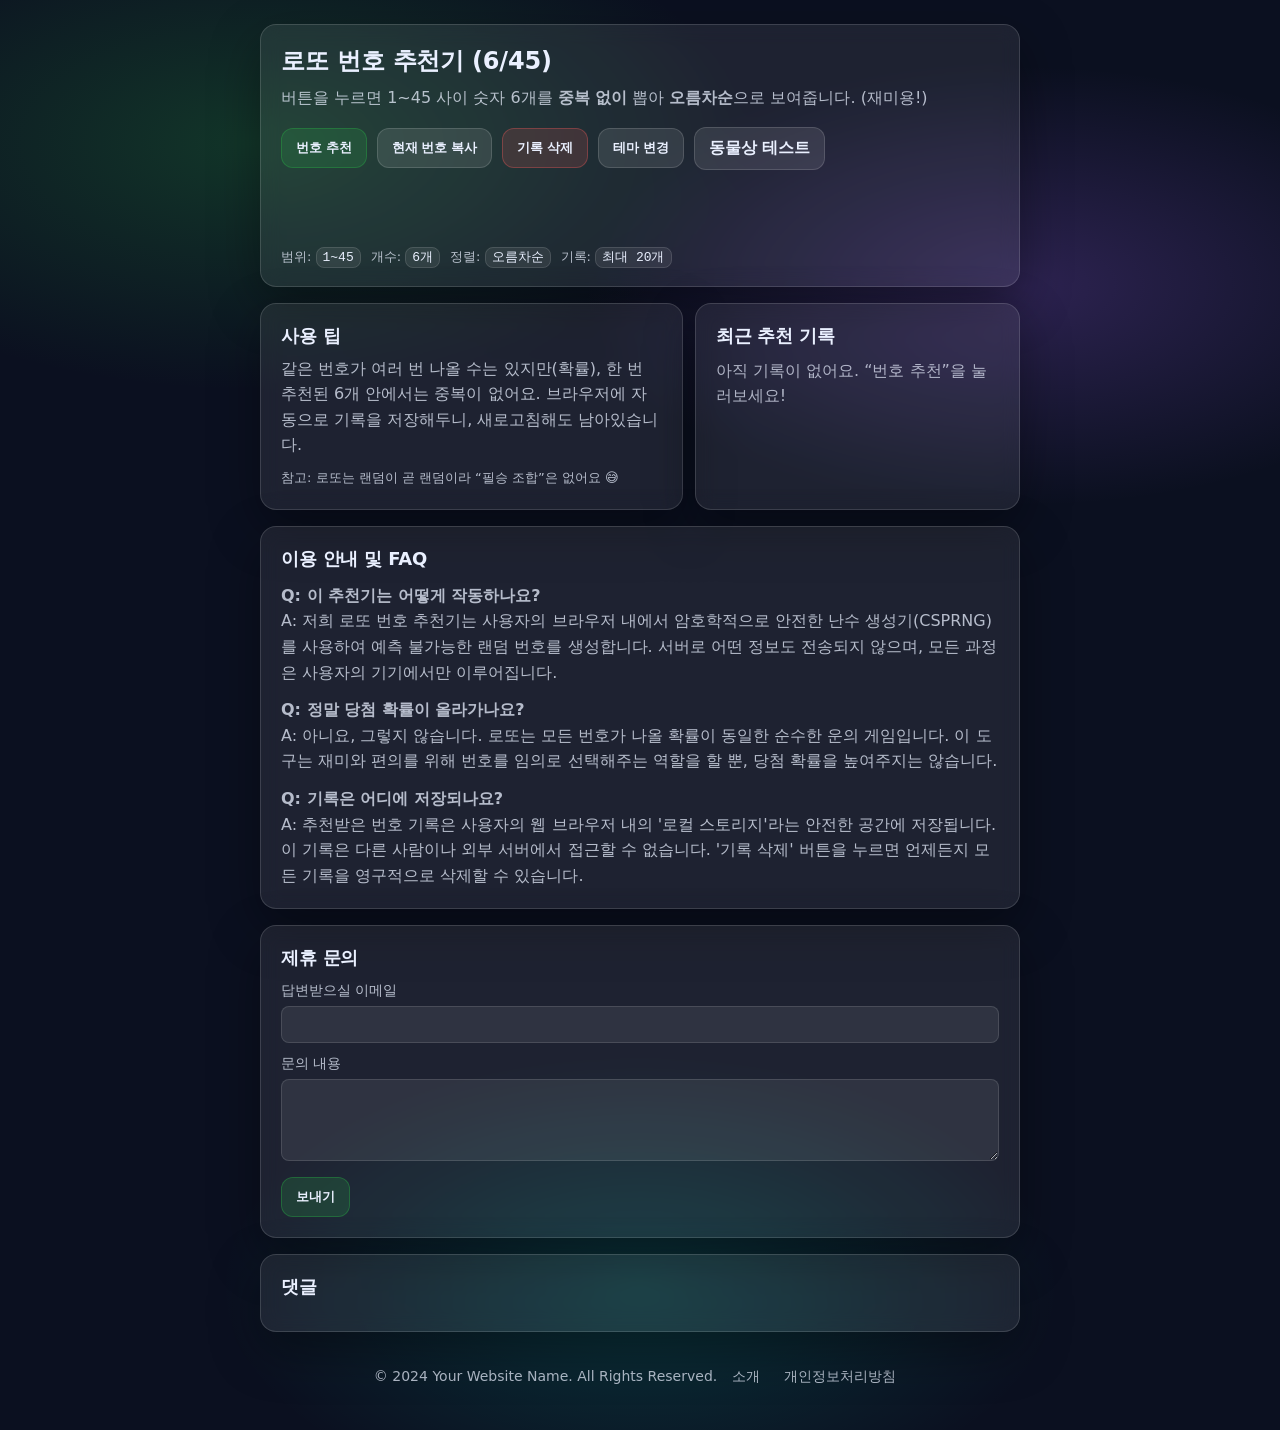
<file: index.html>
<!doctype html>
<html lang="ko">
<head>
  <meta charset="utf-8" />
  <meta name="viewport" content="width=device-width,initial-scale=1" />
  <title>무료 로또 번호 추천기 - 정확하고 빠른 행운의 6자리 숫자 조합</title>
  <meta name="description" content="완벽히 안전하고 새로운 방식의 로또 번호 추천을 받아보세요. 버튼 하나로 1부터 45까지의 숫자 중 6개를 중복 없이, 오름차순으로 정렬하여 추천해 드립니다. 재미로 즐기는 당신의 행운을 시험해보세요.">
  <link rel="canonical" href="https://product-builder-lecture.web.app/index.html">

  <!-- Open Graph / Facebook -->
  <meta property="og:type" content="website">
  <meta property="og:url" content="https://product-builder-lecture.web.app/index.html">
  <meta property="og:title" content="무료 로또 번호 추천기 - 정확하고 빠른 행운의 6자리 숫자 조합">
  <meta property="og:description" content="버튼 하나로 1부터 45까지의 숫자 중 6개를 중복 없이, 오름차순으로 정렬하여 추천해 드립니다.">
  <meta property="og:image" content="https://product-builder-lecture.web.app/og-image.png"> 

  <!-- Twitter -->
  <meta property="twitter:card" content="summary_large_image">
  <meta property="twitter:url" content="https://product-builder-lecture.web.app/index.html">
  <meta property="twitter:title" content="무료 로또 번호 추천기 - 정확하고 빠른 행운의 6자리 숫자 조합">
  <meta property="twitter:description" content="버튼 하나로 1부터 45까지의 숫자 중 6개를 중복 없이, 오름차순으로 정렬하여 추천해 드립니다.">
  <meta property="twitter:image" content="https://product-builder-lecture.web.app/og-image.png">

  <meta name="google-adsense-account" content="ca-pub-3163920945379981">
  <script async src="https://pagead2.googlesyndication.com/pagead/js/adsbygoogle.js?client=ca-pub-3163920945379981"
     crossorigin="anonymous"></script>
  <style>
    :root {
      --bg: #0b1020;
      --card: rgba(255,255,255,0.08);
      --text: #eaf0ff;
      --muted: rgba(234,240,255,0.75);
      --border: rgba(255,255,255,0.14);
      --shadow: 0 18px 50px rgba(0,0,0,0.35);
    }
    body[data-theme="light"] {
        --bg: #f4f6f8;
        --card: #ffffff;
        --text: #212529;
        --muted: #6c757d;
        --border: #dee2e6;
        --shadow: 0 12px 40px rgba(0,0,0,0.1);
        background: var(--bg);
    }
    * { box-sizing: border-box; }
    body {
      margin: 0;
      min-height: 100vh;
      display: grid;
      place-items: center;
      font-family: ui-sans-serif, system-ui, -apple-system, Segoe UI, Roboto, "Noto Sans KR", Arial, sans-serif;
      background:
        radial-gradient(900px 450px at 20% 10%, rgba(40, 167, 69, 0.25), transparent 55%),
        radial-gradient(800px 400px at 80% 20%, rgba(165, 101, 255, 0.22), transparent 55%),
        radial-gradient(700px 380px at 50% 90%, rgba(0, 255, 209, 0.15), transparent 60%),
        var(--bg);
      color: var(--text);
      padding: 24px;
    }
    .wrap {
      width: min(760px, 100%);
      display: grid;
      gap: 16px;
    }
    .card {
      background: var(--card);
      border: 1px solid var(--border);
      border-radius: 16px;
      box-shadow: var(--shadow);
      padding: 20px;
      backdrop-filter: blur(10px);
    }
    h1, h2, h3 { margin: 0 0 8px; letter-spacing: -0.2px; }
    h1 { font-size: 24px; }
    h2 { font-size: 20px; }
    p { margin: 0; color: var(--muted); line-height: 1.6; }
    .row {
      display: flex;
      flex-wrap: wrap;
      gap: 10px;
      margin-top: 16px;
      align-items: center;
    }
    button, a.button {
      appearance: none;
      border: 1px solid var(--border);
      background: rgba(255,255,255,0.10);
      color: var(--text);
      padding: 10px 14px;
      border-radius: 12px;
      cursor: pointer;
      font-weight: 700;
      transition: transform .06s ease, background .15s ease, border-color .15s ease;
      text-decoration: none;
      display: inline-block;
    }
    button:hover, a.button:hover { background: rgba(255,255,255,0.14); border-color: rgba(255,255,255,0.22); }
    button:active, a.button:active { transform: translateY(1px); }
    button.primary, a.button.primary {
      background: rgba(40, 167, 69, 0.2);
      border-color: rgba(40, 167, 69, 0.4);
    }
    button.danger, a.button.danger {
      background: rgba(255, 90, 90, 0.14);
      border-color: rgba(255, 90, 90, 0.32);
    }
    .nums {
      display: flex;
      flex-wrap: wrap;
      gap: 10px;
      margin-top: 14px;
      min-height: 54px;
      align-items: center;
    }
    .ball {
      width: 46px;
      height: 46px;
      border-radius: 999px;
      display: grid;
      place-items: center;
      font-weight: 900;
      letter-spacing: -0.4px;
      border: 1px solid rgba(255,255,255,0.18);
      background: rgba(255,255,255,0.10);
      user-select: none;
    }
    .meta {
      display: flex;
      flex-wrap: wrap;
      gap: 10px;
      align-items: center;
      margin-top: 10px;
      color: var(--muted);
      font-size: 13px;
    }
    .meta code {
      background: rgba(255,255,255,0.08);
      border: 1px solid rgba(255,255,255,0.12);
      padding: 2px 6px;
      border-radius: 8px;
      color: var(--text);
    }
    .grid {
      display: grid;
      grid-template-columns: 1fr;
      gap: 12px;
    }
    @media (min-width: 720px) {
      .grid { grid-template-columns: 1.3fr 1fr; }
    }
    .history {
      margin-top: 10px;
      display: grid;
      gap: 8px;
      max-height: 270px;
      overflow: auto;
      padding-right: 6px;
    }
    .hist-item {
      border: 1px solid rgba(255,255,255,0.12);
      background: rgba(255,255,255,0.06);
      border-radius: 12px;
      padding: 10px 12px;
      display: grid;
      gap: 6px;
    }
    .hist-top {
      display: flex;
      justify-content: space-between;
      gap: 10px;
      align-items: baseline;
      font-size: 12px;
      color: var(--muted);
    }
    .hist-nums {
      display: flex;
      flex-wrap: wrap;
      gap: 8px;
    }
    .hist-nums .ball {
      width: 34px;
      height: 34px;
      font-size: 13px;
    }
    .toast {
      position: fixed;
      bottom: 18px;
      left: 50%;
      transform: translateX(-50%);
      background: rgba(0,0,0,0.55);
      border: 1px solid rgba(255,255,255,0.14);
      color: var(--text);
      padding: 10px 14px;
      border-radius: 999px;
      box-shadow: 0 10px 26px rgba(0,0,0,0.35);
      opacity: 0;
      pointer-events: none;
      transition: opacity .18s ease, transform .18s ease;
      backdrop-filter: blur(8px);
      font-size: 13px;
      display: flex;
      gap: 8px;
      align-items: center;
    }
    .toast.show {
      opacity: 1;
      transform: translateX(-50%) translateY(-6px);
    }
    body[data-theme="light"] .card {
        background: var(--card);
        border-color: var(--border);
        box-shadow: var(--shadow);
    }
    body[data-theme="light"] p { color: var(--muted); }
    body[data-theme="light"] h1, body[data-theme="light"] h2, body[data-theme="light"] h3 { color: var(--text); }
    body[data-theme="light"] button, body[data-theme="light"] a.button {
        border-color: #ced4da;
        background: #f8f9fa;
        color: #495057;
    }
    body[data-theme="light"] button:hover, body[data-theme="light"] a.button:hover { background: #e9ecef; border-color: #b1b9c1; }
    body[data-theme="light"] button.primary, body[data-theme="light"] a.button.primary {
        background: #28a745;
        border-color: #28a745;
        color: #fff;
    }
    body[data-theme="light"] button.danger, body[data-theme-="light"] a.button.danger {
        background: #dc3545;
        border-color: #dc3545;
        color: #fff;
    }
    body[data-theme="light"] .ball {
        border-color: #dee2e6;
        background: #f8f9fa;
        color: #343a40;
    }
     body[data-theme="light"] .meta code {
        background: #e9ecef;
        border-color: #dee2e6;
        color: #212529;
    }
    body[data-theme="light"] .hist-item {
        border-color: #e9ecef;
        background: #f8f9fa;
    }
     body[data-theme="light"] .hist-top { color: #6c757d; }
     body[data-theme="light"] .toast {
        background: rgba(33,37,41,0.85);
        border: 1px solid rgba(255,255,255,0.05);
        color: #fff;
     }
    .form-group {
      display: grid;
      gap: 6px;
    }
    .form-group label {
      font-size: 14px;
      color: var(--muted);
    }
    .form-group input, .form-group textarea {
      width: 100%;
      background: rgba(255,255,255,0.08);
      border: 1px solid rgba(255,255,255,0.12);
      border-radius: 8px;
      padding: 10px 12px;
      color: var(--text);
      font-family: inherit;
    }
    body[data-theme="light"] .form-group input, body[data-theme="light"] .form-group textarea {
      background: #f8f9fa;
      border-color: #dee2e6;
      color: #212529;
    }
    .footer {
        text-align: center;
        padding: 20px;
        color: var(--muted);
        font-size: 14px;
    }
    .footer a {
        color: var(--muted);
        text-decoration: none;
        margin: 0 10px;
    }
    .footer a:hover {
        color: var(--text);
    }
  </style>
</head>
<body>
  <div class="wrap">
    <div class="card">
      <h1>로또 번호 추천기 (6/45)</h1>
      <p>버튼을 누르면 1~45 사이 숫자 6개를 <b>중복 없이</b> 뽑아 <b>오름차순</b>으로 보여줍니다. (재미용!)</p>

      <div class="row">
        <button class="primary" id="btnPick">번호 추천</button>
        <button id="btnCopy">현재 번호 복사</button>
        <button class="danger" id="btnClear">기록 삭제</button>
        <button id="btnTheme">테마 변경</button>
        <a href="/animal-test.html" class="button">동물상 테스트</a>
      </div>

      <div class="nums" id="nums" aria-label="추천 번호 영역"></div>

      <div class="meta">
        <span>범위: <code>1~45</code></span>
        <span>개수: <code>6개</code></span>
        <span>정렬: <code>오름차순</code></span>
        <span>기록: <code>최대 20개</code></span>
      </div>
    </div>

    <div class="grid">
      <div class="card">
        <h2 style="font-size:18px;margin-bottom:8px;">사용 팁</h2>
        <p style="margin-bottom:10px;">
          같은 번호가 여러 번 나올 수는 있지만(확률), 한 번 추천된 6개 안에서는 중복이 없어요.
          브라우저에 자동으로 기록을 저장해두니, 새로고침해도 남아있습니다.
        </p>
        <p style="color: var(--muted); font-size: 13px;">
          참고: 로또는 랜덤이 곧 랜덤이라 “필승 조합”은 없어요 😅
        </p>
      </div>

      <div class="card">
        <h2 style="font-size:18px;margin-bottom:8px;">최근 추천 기록</h2>
        <div class="history" id="history"></div>
      </div>
    </div>

    <div class="card">
        <h2 style="font-size:18px;margin-bottom:12px;">이용 안내 및 FAQ</h2>
        <p style="text-align: left; margin-bottom: 12px;">
            <strong>Q: 이 추천기는 어떻게 작동하나요?</strong><br>
            A: 저희 로또 번호 추천기는 사용자의 브라우저 내에서 암호학적으로 안전한 난수 생성기(CSPRNG)를 사용하여 예측 불가능한 랜덤 번호를 생성합니다. 서버로 어떤 정보도 전송되지 않으며, 모든 과정은 사용자의 기기에서만 이루어집니다.
        </p>
        <p style="text-align: left; margin-bottom: 12px;">
            <strong>Q: 정말 당첨 확률이 올라가나요?</strong><br>
            A: 아니요, 그렇지 않습니다. 로또는 모든 번호가 나올 확률이 동일한 순수한 운의 게임입니다. 이 도구는 재미와 편의를 위해 번호를 임의로 선택해주는 역할을 할 뿐, 당첨 확률을 높여주지는 않습니다.
        </p>
         <p style="text-align: left;">
            <strong>Q: 기록은 어디에 저장되나요?</strong><br>
            A: 추천받은 번호 기록은 사용자의 웹 브라우저 내의 '로컬 스토리지'라는 안전한 공간에 저장됩니다. 이 기록은 다른 사람이나 외부 서버에서 접근할 수 없습니다. '기록 삭제' 버튼을 누르면 언제든지 모든 기록을 영구적으로 삭제할 수 있습니다.
        </p>
    </div>

    <div class="card">
        <h2 style="font-size:18px;margin-bottom:12px;">제휴 문의</h2>
        <form action="https://formspree.io/f/mojkawya" method="POST">
            <div class="form-group" style="margin-bottom: 12px;">
                <label for="email">답변받으실 이메일</label>
                <input type="email" id="email" name="email" required>
            </div>
            <div class="form-group" style="margin-bottom: 16px;">
                <label for="message">문의 내용</label>
                <textarea id="message" name="message" rows="4" required></textarea>
            </div>
            <button type="submit" class="primary">보내기</button>
        </form>
    </div>

    <div class="card">
        <h2 style="font-size:18px;margin-bottom:12px;">댓글</h2>
        <div id="disqus_thread"></div>
        <script>
            var disqus_config = function () {
                this.page.url = "https://product-builder-lecture.web.app/index.html";
                this.page.identifier = "lotto-generator-main";
            };
            (function() { 
            var d = document, s = d.createElement('script');
            s.src = 'https://bibecoding.disqus.com/embed.js';
            s.setAttribute('data-timestamp', +new Date());
            (d.head || d.body).appendChild(s);
            })();
        </script>
        <noscript>Please enable JavaScript to view the <a href="https://disqus.com/?ref_noscript">comments powered by Disqus.</a></noscript>
    </div>

    <footer class="footer">
        © 2024 Your Website Name. All Rights Reserved.
        <a href="/about.html">소개</a>
        <a href="/privacy.html">개인정보처리방침</a>
    </footer>
  </div>

  <div class="toast" id="toast" role="status" aria-live="polite"></div>

  <script>
    const $nums = document.getElementById('nums');
    const $history = document.getElementById('history');
    const $toast = document.getElementById('toast');

    const STORAGE_KEY = 'lotto_history_v1';
    const THEME_KEY = 'lotto_theme_v1';
    const MAX_HISTORY = 20;

    function showToast(message) {
      $toast.textContent = message;
      $toast.classList.add('show');
      clearTimeout(showToast._t);
      showToast._t = setTimeout(() => $toast.classList.remove('show'), 1400);
    }

    function secureRandomInt(min, max) {
      const range = max - min + 1;
      const maxUint = 0xFFFFFFFF;
      const bucketSize = Math.floor((maxUint + 1) / range) * range;
      const arr = new Uint32Array(1);

      while (true) {
        crypto.getRandomValues(arr);
        const x = arr[0];
        if (x < bucketSize) {
          return min + (x % range);
        }
      }
    }

    function pickLottoNumbers() {
      const set = new Set();
      while (set.size < 6) {
        set.add(secureRandomInt(1, 45));
      }
      return Array.from(set).sort((a, b) => a - b);
    }

    function renderBalls(container, numbers) {
      container.innerHTML = '';
      numbers.forEach(n => {
        const el = document.createElement('div');
        el.className = 'ball';
        el.textContent = n;
        container.appendChild(el);
      });
    }

    function loadHistory() {
      try {
        return JSON.parse(localStorage.getItem(STORAGE_KEY) || '[]')
      } catch {
        return [];
      }
    }

    function saveHistory(list) {
      localStorage.setItem(STORAGE_KEY, JSON.stringify(list.slice(0, MAX_HISTORY)));
    }

    function formatKST(ts) {
      const d = new Date(ts);
      return d.toLocaleString('ko-KR', { hour12: false });
    }

    function renderHistory() {
      const hist = loadHistory();
      $history.innerHTML = '';

      if (hist.length === 0) {
        const empty = document.createElement('p');
        empty.style.color = 'rgba(234,240,255,0.7)';
        empty.style.margin = '0';
        empty.textContent = '아직 기록이 없어요. “번호 추천”을 눌러보세요!';
        $history.appendChild(empty);
        return;
      }

      hist.forEach(item => {
        const wrap = document.createElement('div');
        wrap.className = 'hist-item';

        const top = document.createElement('div');
        top.className = 'hist-top';
        const left = document.createElement('div');
        left.textContent = formatKST(item.ts);
        const right = document.createElement('button');
        right.textContent = '복사';
        right.style.padding = '6px 10px';
        right.style.borderRadius = '10px';
        right.style.fontWeight = '800';
        right.addEventListener('click', async () => {
          const text = item.nums.join(', ');
          try {
            await navigator.clipboard.writeText(text);
            showToast('기록 번호를 복사했어요');
          } catch {
            fallbackCopy(text);
            showToast('기록 번호를 복사했어요');
          }
        });

        top.appendChild(left);
        top.appendChild(right);

        const nums = document.createElement('div');
        nums.className = 'hist-nums';
        renderBalls(nums, item.nums);

        wrap.appendChild(top);
        wrap.appendChild(nums);
        $history.appendChild(wrap);
      });
    }

    function fallbackCopy(text) {
      const ta = document.createElement('textarea');
      ta.value = text;
      ta.style.position = 'fixed';
      ta.style.left = '-9999px';
      document.body.appendChild(ta);
      ta.select();
      document.execCommand('copy');
      document.body.removeChild(ta);
    }

    function setCurrent(numbers) {
      window.__current = numbers;
      renderBalls($nums, numbers);
    }
    
    function applyTheme(theme) {
        document.body.dataset.theme = theme;
    }

    function loadTheme() {
        return localStorage.getItem(THEME_KEY) || 'dark';
    }

    function saveTheme(theme) {
        localStorage.setItem(THEME_KEY, theme);
    }

    document.getElementById('btnPick').addEventListener('click', () => {
      const numbers = pickLottoNumbers();
      setCurrent(numbers);

      const hist = loadHistory();
      hist.unshift({ ts: Date.now(), nums: numbers });
      saveHistory(hist);
      renderHistory();

      showToast('새 번호를 추천했어요!');
    });

    document.getElementById('btnCopy').addEventListener('click', async () => {
      const cur = window.__current;
      if (!cur || cur.length !== 6) {
        showToast('먼저 번호를 추천받아 주세요');
        return;
      }
      const text = cur.join(', ');
      try {
        await navigator.clipboard.writeText(text);
        showToast('현재 번호를 복사했어요');
      } catch {
        fallbackCopy(text);
        showToast('현재 번호를 복사했어요');
      }
    });

    document.getElementById('btnClear').addEventListener('click', () => {
      localStorage.removeItem(STORAGE_KEY);
      renderHistory();
      showToast('기록을 삭제했어요');
    });
    
    document.getElementById('btnTheme').addEventListener('click', () => {
        const currentTheme = loadTheme();
        const newTheme = currentTheme === 'dark' ? 'light' : 'dark';
        applyTheme(newTheme);
        saveTheme(newTheme);
        showToast(newTheme === 'dark' ? '다크 모드로 변경했어요' : '라이트 모드로 변경했어요');
    });

    // 초기 로드
    renderHistory();
    setCurrent([].slice()); 
    applyTheme(loadTheme());
  </script>
</body>
</html>
</file>
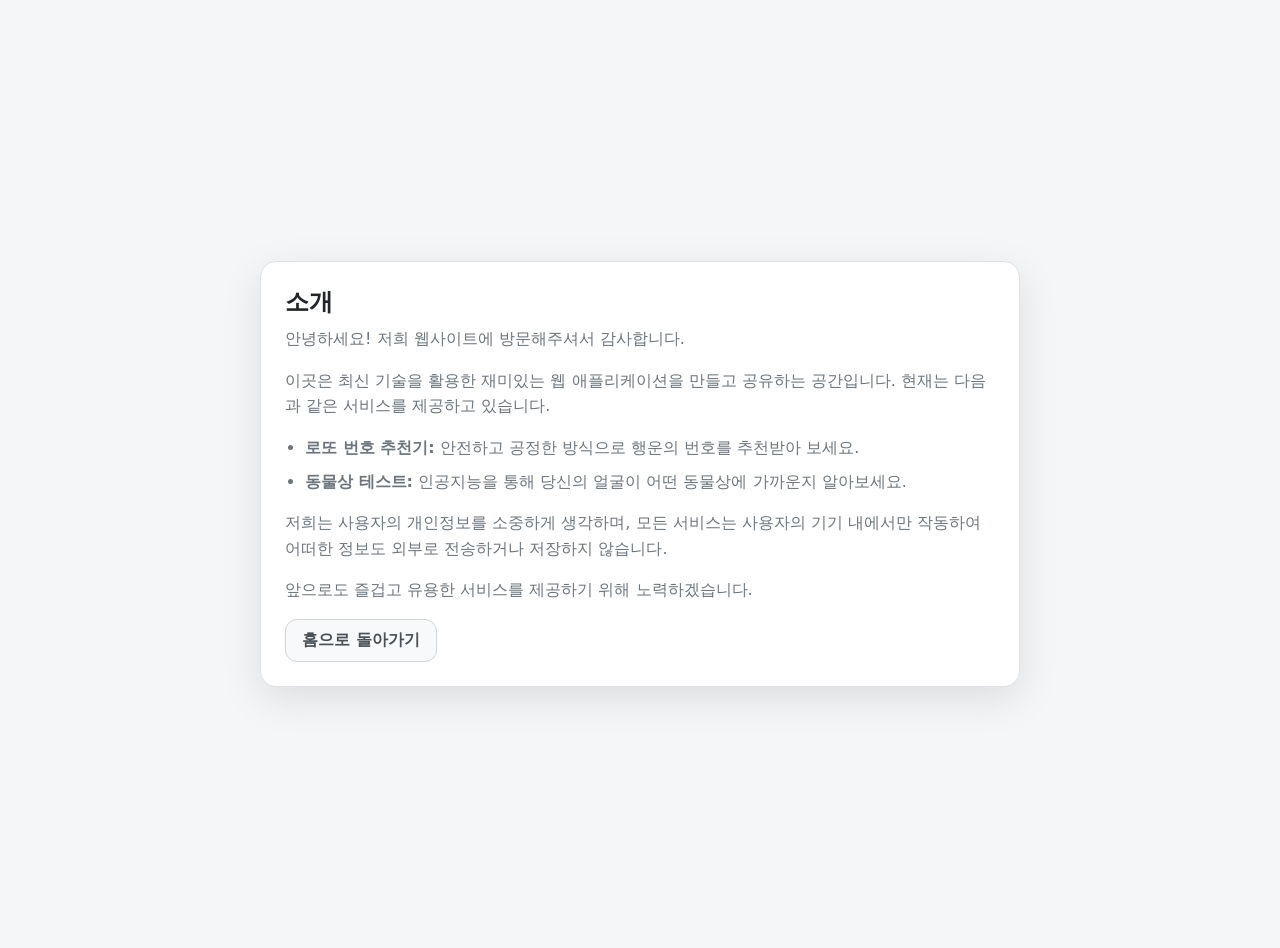
<file: about.html>
<!DOCTYPE html>
<html lang="ko">
<head>
    <title>사이트 소개</title>
    <meta charset="utf-8" />
    <meta name="viewport" content="width=device-width,initial-scale=1" />
    <link rel="stylesheet" href="/style.css">
</head>
<body>
    <div class="wrap">
        <div class="card">
            <h1>소개</h1>
            <p>안녕하세요! 저희 웹사이트에 방문해주셔서 감사합니다.</p>
            <p>이곳은 최신 기술을 활용한 재미있는 웹 애플리케이션을 만들고 공유하는 공간입니다. 현재는 다음과 같은 서비스를 제공하고 있습니다.</p>
            <ul>
                <li><strong>로또 번호 추천기:</strong> 안전하고 공정한 방식으로 행운의 번호를 추천받아 보세요.</li>
                <li><strong>동물상 테스트:</strong> 인공지능을 통해 당신의 얼굴이 어떤 동물상에 가까운지 알아보세요.</li>
            </ul>
            <p>저희는 사용자의 개인정보를 소중하게 생각하며, 모든 서비스는 사용자의 기기 내에서만 작동하여 어떠한 정보도 외부로 전송하거나 저장하지 않습니다.</p>
            <p>앞으로도 즐겁고 유용한 서비스를 제공하기 위해 노력하겠습니다.</p>
            <a href="/" class="button">홈으로 돌아가기</a>
        </div>
    </div>
</body>
</html>
</file>
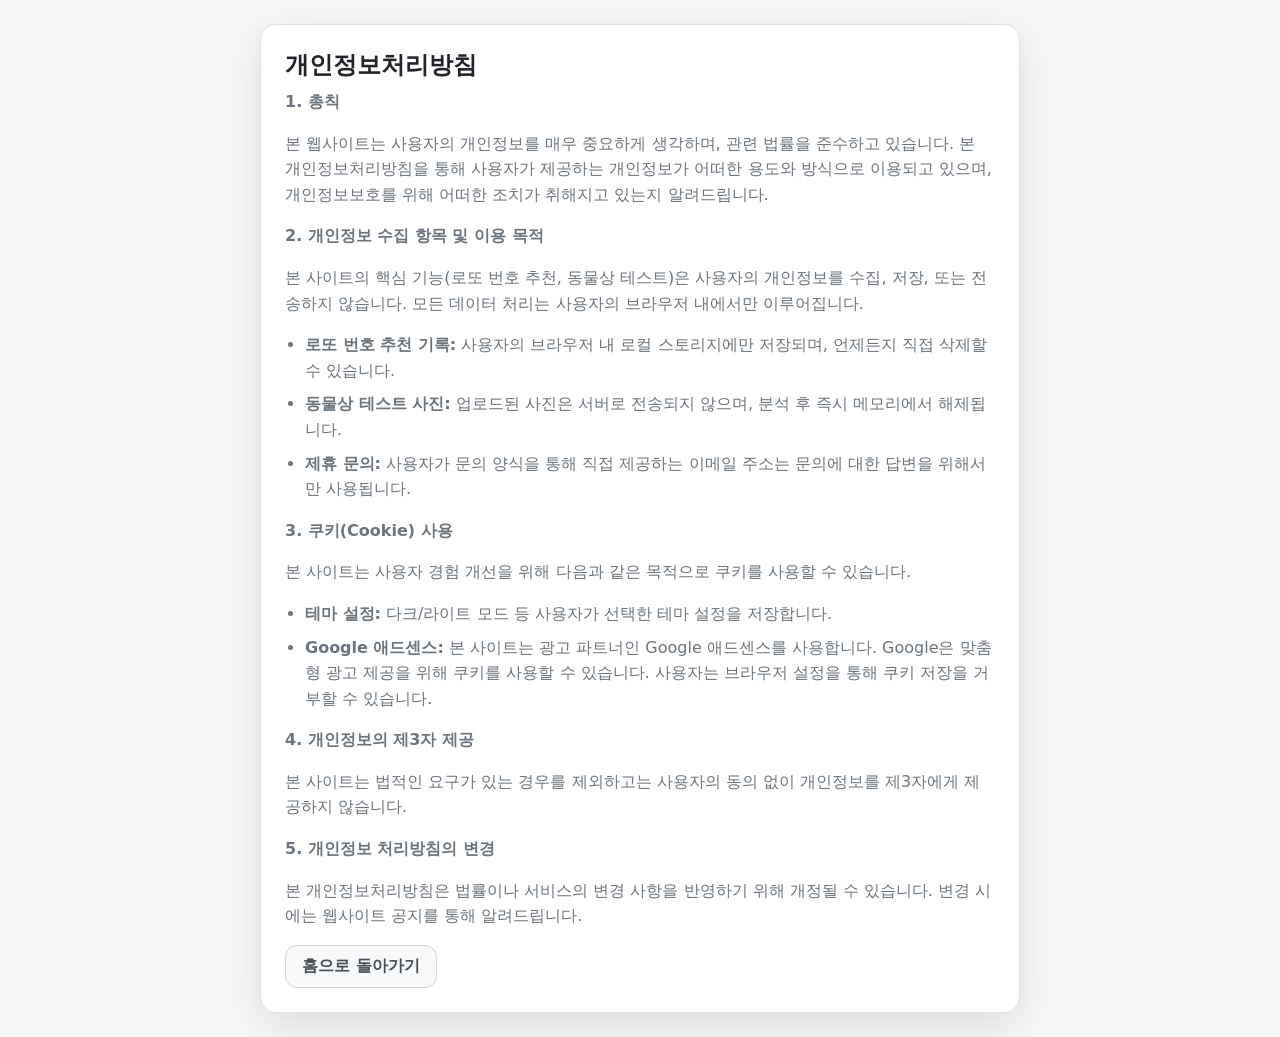
<file: privacy.html>
<!DOCTYPE html>
<html lang="ko">
<head>
    <title>개인정보처리방침</title>
    <meta charset="utf-8" />
    <meta name="viewport" content="width=device-width,initial-scale=1" />
    <link rel="stylesheet" href="/style.css">
</head>
<body>
    <div class="wrap">
        <div class="card">
            <h1>개인정보처리방침</h1>
            <p><strong>1. 총칙</strong></p>
            <p>본 웹사이트는 사용자의 개인정보를 매우 중요하게 생각하며, 관련 법률을 준수하고 있습니다. 본 개인정보처리방침을 통해 사용자가 제공하는 개인정보가 어떠한 용도와 방식으로 이용되고 있으며, 개인정보보호를 위해 어떠한 조치가 취해지고 있는지 알려드립니다.</p>
            
            <p><strong>2. 개인정보 수집 항목 및 이용 목적</strong></p>
            <p>본 사이트의 핵심 기능(로또 번호 추천, 동물상 테스트)은 사용자의 개인정보를 수집, 저장, 또는 전송하지 않습니다. 모든 데이터 처리는 사용자의 브라우저 내에서만 이루어집니다.</p>
            <ul>
                <li><strong>로또 번호 추천 기록:</strong> 사용자의 브라우저 내 로컬 스토리지에만 저장되며, 언제든지 직접 삭제할 수 있습니다.</li>
                <li><strong>동물상 테스트 사진:</strong> 업로드된 사진은 서버로 전송되지 않으며, 분석 후 즉시 메모리에서 해제됩니다.</li>
                <li><strong>제휴 문의:</strong> 사용자가 문의 양식을 통해 직접 제공하는 이메일 주소는 문의에 대한 답변을 위해서만 사용됩니다.</li>
            </ul>

            <p><strong>3. 쿠키(Cookie) 사용</strong></p>
            <p>본 사이트는 사용자 경험 개선을 위해 다음과 같은 목적으로 쿠키를 사용할 수 있습니다.</p>
            <ul>
                <li><strong>테마 설정:</strong> 다크/라이트 모드 등 사용자가 선택한 테마 설정을 저장합니다.</li>
                <li><strong>Google 애드센스:</strong> 본 사이트는 광고 파트너인 Google 애드센스를 사용합니다. Google은 맞춤형 광고 제공을 위해 쿠키를 사용할 수 있습니다. 사용자는 브라우저 설정을 통해 쿠키 저장을 거부할 수 있습니다.</li>
            </ul>

            <p><strong>4. 개인정보의 제3자 제공</strong></p>
            <p>본 사이트는 법적인 요구가 있는 경우를 제외하고는 사용자의 동의 없이 개인정보를 제3자에게 제공하지 않습니다.</p>
            
            <p><strong>5. 개인정보 처리방침의 변경</strong></p>
            <p>본 개인정보처리방침은 법률이나 서비스의 변경 사항을 반영하기 위해 개정될 수 있습니다. 변경 시에는 웹사이트 공지를 통해 알려드립니다.</p>

            <a href="/" class="button">홈으로 돌아가기</a>
        </div>
    </div>
</body>
</html>
</file>
<file: style.css>
body { 
    font-family: ui-sans-serif, system-ui, -apple-system, Segoe UI, Roboto, "Noto Sans KR", Arial, sans-serif;
    display: flex;
    flex-direction: column;
    align-items: center;
    justify-content: center;
    min-height: 100vh;
    margin: 0;
    background: #f4f6f8;
    color: #212529;
    padding: 24px;
}
.wrap {
    width: min(760px, 100%);
    display: grid;
    gap: 16px;
}
.card {
    background: #ffffff;
    border: 1px solid #dee2e6;
    border-radius: 16px;
    box-shadow: 0 12px 40px rgba(0,0,0,0.1);
    padding: 24px;
}
h1 { margin: 0 0 8px; font-size: 24px; }
p { margin: 0 0 16px; color: #6c757d; line-height: 1.6; }
ul { padding-left: 20px; color: #6c757d; line-height: 1.6; }
li { margin-bottom: 8px; }
a.button {
    appearance: none;
    border: 1px solid #ced4da;
    background: #f8f9fa;
    color: #495057;
    padding: 10px 16px;
    border-radius: 12px;
    cursor: pointer;
    font-weight: 700;
    font-size: 16px;
    text-decoration: none;
    display: inline-block;
    transition: background .15s ease, border-color .15s ease;
}
a.button:hover {
    background: #e9ecef;
}
</file>
